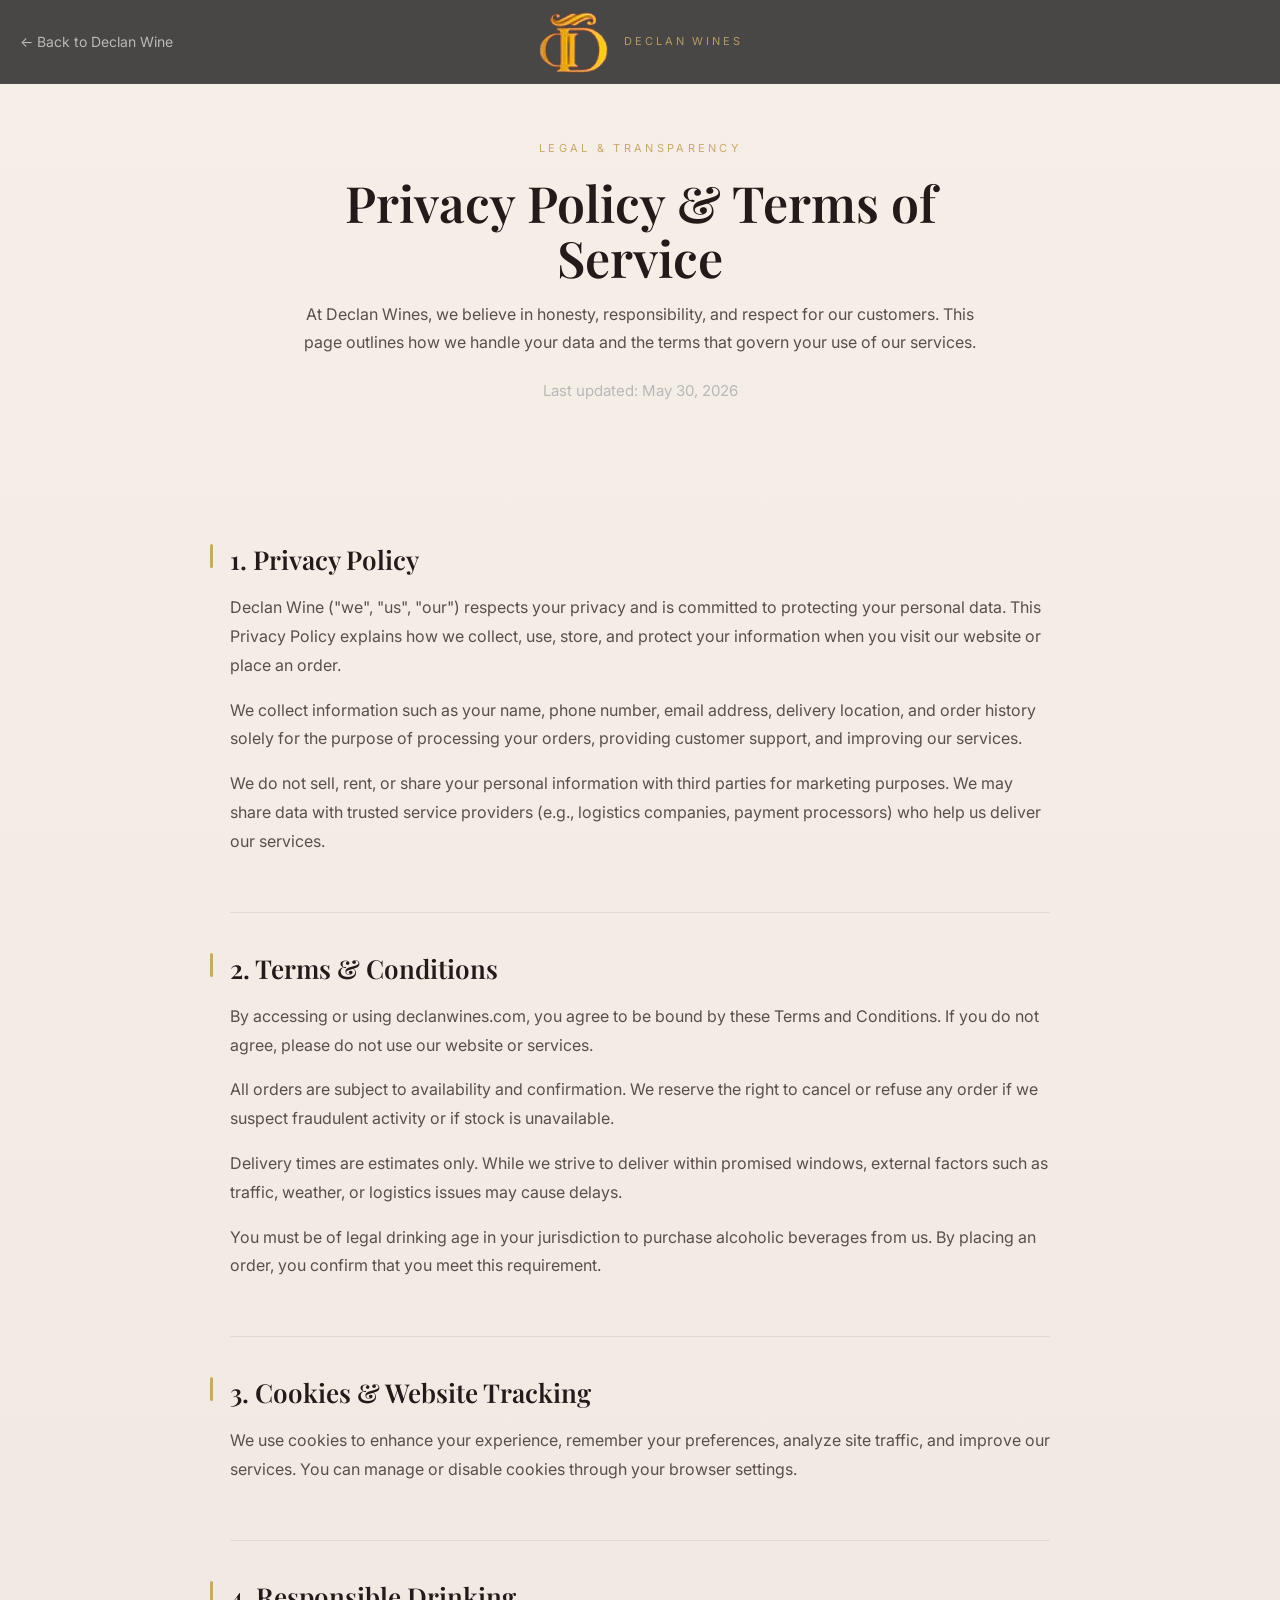
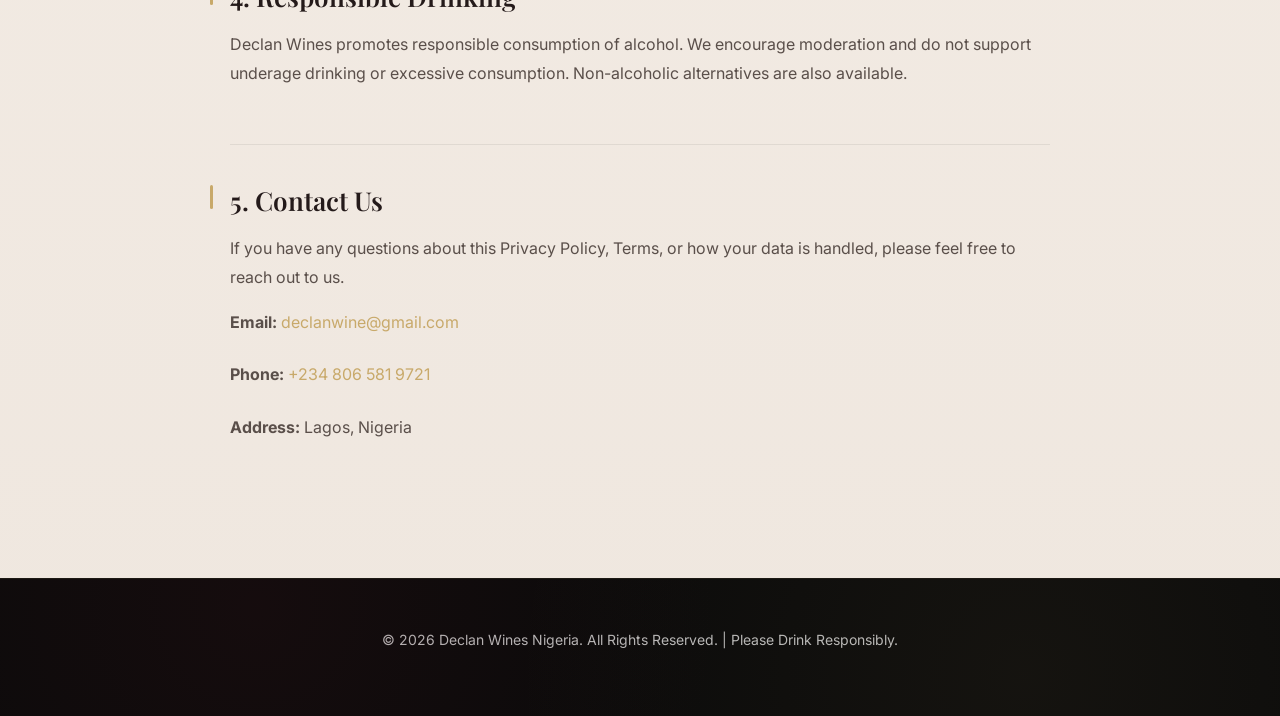
<file: legal.html>
<!DOCTYPE html>
<html lang="en-NG">
<head>
  <meta charset="UTF-8">
  <meta name="viewport" content="width=device-width, initial-scale=1.0">
  <meta name="theme-color" content="#0F0F0F">

  <title>Privacy Policy & Terms of Service | Declan Wines Nigeria</title>
  <meta name="description" content="Declan Wines Privacy Policy and Terms & Conditions. Learn how we collect, use, and protect your personal information while delivering premium wines across Nigeria. Last updated May 2026.">

  <meta name="robots" content="index, follow">
  <link rel="canonical" href="https://www.declanwines.com/legal.html">

  <!-- Open Graph -->
  <meta property="og:title" content="Privacy Policy & Terms of Service | Declan Wines Nigeria">
  <meta property="og:description" content="Our commitment to transparency, data protection, and responsible service.">
  <meta property="og:image" content="https://www.declanwines.com/image/hero.jpg">
  <meta property="og:url" content="https://www.declanwines.com/legal.html">

  <link rel="icon" href="image/logo.png">
  <link href="https://fonts.googleapis.com/css2?family=Inter:wght@300;400;500;600&family=Playfair+Display:wght@600;700&display=swap" rel="stylesheet">

  <link href="https://cdn.jsdelivr.net/npm/bootstrap@5.3.0/dist/css/bootstrap.min.css" rel="stylesheet">
  <link rel="stylesheet" href="https://cdnjs.cloudflare.com/ajax/libs/font-awesome/6.5.0/css/all.min.css">
  <link rel="stylesheet" href="style/legal.css">

  <script type="application/ld+json">
{
  "@context":"https://schema.org",
  "@type":"Organization",
  "name":"Declan Wines",
  "url":"https://www.declanwines.com",
  "logo":"https://www.declanwines.com/image/logo.png",
  "email":"declanwine@gmail.com",
  "telephone":"+2348065819721",
  "address":{
    "@type":"PostalAddress",
    "addressLocality":"Lagos",
    "addressCountry":"Nigeria"
  }
}
</script>
</head>

<body>

<main class="legal-page">

  <header class="header" id="header">
    <a href="index.html" class="back-link">← Back <span>to Declan Wine</span></a>
    <div class="logo">
      <a href="index.html">
        <img src="image/logo.png" alt="Declan Wines">
      </a>
      <span class="tagline">Declan Wines</span>
    </div>
  </header>

  <section class="legal-hero">
    <p class="legal-eyebrow">Legal & Transparency</p>
    <h1>Privacy Policy & Terms of Service</h1>
    <p class="legal-intro">
      At Declan Wines, we believe in honesty, responsibility, and respect for our customers. 
      This page outlines how we handle your data and the terms that govern your use of our services.
    </p>
    <p class="last-updated">Last updated: May 30, 2026</p>
  </section>

  <section class="legal-content">

    <article class="legal-block">
      <h2>1. Privacy Policy</h2>
      <p>
        Declan Wine ("we", "us", "our") respects your privacy and is committed to protecting your personal data. 
        This Privacy Policy explains how we collect, use, store, and protect your information when you visit our website or place an order.
      </p>
      <p>
        We collect information such as your name, phone number, email address, delivery location, and order history 
        solely for the purpose of processing your orders, providing customer support, and improving our services.
      </p>
      <p>
        We do not sell, rent, or share your personal information with third parties for marketing purposes. 
        We may share data with trusted service providers (e.g., logistics companies, payment processors) who help us deliver our services.
      </p>
    </article>

    <article class="legal-block">
      <h2>2. Terms & Conditions</h2>
      <p>
        By accessing or using declanwines.com, you agree to be bound by these Terms and Conditions. 
        If you do not agree, please do not use our website or services.
      </p>
      <p>
        All orders are subject to availability and confirmation. We reserve the right to cancel or refuse any order 
        if we suspect fraudulent activity or if stock is unavailable.
      </p>
      <p>
        Delivery times are estimates only. While we strive to deliver within promised windows, external factors 
        such as traffic, weather, or logistics issues may cause delays.
      </p>
      <p>
        You must be of legal drinking age in your jurisdiction to purchase alcoholic beverages from us. 
        By placing an order, you confirm that you meet this requirement.
      </p>
    </article>

    <article class="legal-block">
      <h2>3. Cookies & Website Tracking</h2>
      <p>
        We use cookies to enhance your experience, remember your preferences, analyze site traffic, 
        and improve our services. You can manage or disable cookies through your browser settings.
      </p>
    </article>

    <article class="legal-block">
      <h2>4. Responsible Drinking</h2>
      <p>
        Declan Wines promotes responsible consumption of alcohol. We encourage moderation and do not support 
        underage drinking or excessive consumption. Non-alcoholic alternatives are also available.
      </p>
    </article>

    <article class="legal-block">
      <h2>5. Contact Us</h2>
      <p>
        If you have any questions about this Privacy Policy, Terms, or how your data is handled, 
        please feel free to reach out to us.
      </p>
      <div class="legal-contact">
        <p><strong>Email:</strong> <a href="mailto:declanwine@gmail.com">declanwine@gmail.com</a></p>
        <p><strong>Phone:</strong> <a href="tel:+2348065819721">+234 806 581 9721</a></p>
        <p><strong>Address:</strong> Lagos, Nigeria</p>
      </div>
    </article>

  </section>

  <footer class="legal-footer">
    <p>© 2026 Declan Wines Nigeria. All Rights Reserved. | Please Drink Responsibly.</p>
  </footer>

</main>

<script defer src="https://cdn.jsdelivr.net/npm/bootstrap@5.3.0/dist/js/bootstrap.bundle.min.js"></script>
<script>
  window.addEventListener("scroll", () => {
  const header = document.getElementById("header");

  if (header) {
    header.classList.toggle("scrolled", window.scrollY > 50);
  }
});
</script>

</body>
</html>
</file>
<file: style/legal.css>
:root {
  /* BACKGROUNDS */
  --bg-main: #0F0F0F;
  --bg-footer: #0A0A0A;
  --bg-section: #efe7df;
  --bg-warm: #f6efe8;

  /* TEXT */
  --text-main: #EAEAEA;
  --text-secondary: #B8B8B8;
  --text-dark: #241a1a;
  --text-muted: #5a4f4a;
  --accent-burgundy: #5A0000;

  /* ACCENTS */
  --accent-wine: #7A1E2C;
  --accent-gold: #c8a96a;

  /* UI */
  --radius-md: 14px;
  --border: rgba(36,26,26,0.08);

  --shadow-soft: 0 10px 30px rgba(0,0,0,0.08);
}


/* =========================================================
   GLOBAL
========================================================= */

*{
  margin:0;
  padding:0;
  box-sizing:border-box;
}

html{
  scroll-behavior:smooth;
}

body{
  font-family:"Inter", sans-serif;
  background:var(--bg-section);
}


/* ==================== PAGE WRAPPER ======================= */

.legal-page{
  min-height:100vh;
  display:flex;
  flex-direction:column;

  background:
  linear-gradient(
    to bottom,
    #f6efe8,
    #efe7df
  );
}


/* =================== HEADER ========================= */

.header{
  position:fixed;
  top:0;
  left:0;
  width:100%;
  height:84px;
  display: flex;
  align-items: center;
  z-index:100;
  background:rgba(15,15,15,.75);
  backdrop-filter:blur(28px);
  -webkit-backdrop-filter:blur(28px);
  border-bottom:
  1px solid rgba(200,169,106,.08);
  transition:
  background .35s ease,
  height .35s ease,
  border-color .35s ease,
  box-shadow .35s ease;
  opacity:0;
  transform:translateY(-18px);
  animation:navReveal .9s ease forwards;
}

@keyframes navReveal{
  to{
    opacity:1;
    transform:translateY(0);
  }
}

.header.scrolled{
  height:72px;
  background:rgba(15,15,15,.92);
  border-bottom:
  1px solid rgba(200,169,106,.16);
  box-shadow:
  0 10px 40px rgba(0,0,0,.18);
}

.header .logo{
  position:absolute;
  left:50%;
  top:50%;
  transform:
  translate(-50%, -50%);
  display:flex;
  align-items:center;
  gap:14px;
}

.header .logo img{
  height:68px;
  width:auto;
  display:block;
  transition:.35s ease;
}

.header.scrolled .logo img{
  height:58px;
}

.header .tagline{
  margin:0;
  font-size:11px;
  line-height:1;
  letter-spacing:.26em;
  text-transform:uppercase;
  color:
  rgba(200,169,106,.85);
  white-space:nowrap
}

.back-link{
  font-size:14px;
  color:var(--text-secondary);
  text-decoration:none;
  transition:.3s ease;
  padding-left: 20px;
}

.back-link:hover{
  color:var(--accent-gold);
}


/* =========== HERO =============== */

.legal-hero{
  max-width:800px;
  margin:auto;
  text-align:center;
  padding:
  140px 20px 40px;
}

.legal-eyebrow{
  font-size:11px;
  letter-spacing:.3em;
  text-transform:uppercase;
  color:var(--accent-gold);
  margin-bottom:18px;
}

.legal-hero h1{
  font-family:
  "Playfair Display",
  serif;
  font-size:50px;
  font-weight:600;
  line-height:1.1;
  color:var(--text-dark);
  margin-bottom:15px;
}

.legal-intro{
  max-width:680px;
  margin:auto;
  color:var(--text-muted);
  font-size:16px;
  line-height:1.8;
}

.last-updated{
  color:var(--text-secondary);
  font-size:15px;
  line-height:1.8;
  margin: 20px 0;
}


/* ================== CONTENT ======================== */

.legal-content{
  max-width:860px;
  margin:auto;
  width:100%;
  padding: 40px 20px 80px;

}

.legal-block{
  position:relative;
  padding:40px 0;
  border-top:
  1px solid var(--border);
}

.legal-block:first-child{
  border-top:none;
}

.legal-block h2::before{
  content:"";
  position:absolute;
  left:-20px;
  width:3px;
  height:24px;
  background:
  var(--accent-gold);
  border-radius:999px;
}

.legal-block h2{
  font-family:
  "Playfair Display",
  serif;
  font-size:26px;
  display: flex;
  align-items: flex-start;
  font-weight:600;
  color:var(--text-dark);
  margin-bottom:18px;
}

.legal-block p{
  font-size:16px;
  line-height:1.8;
  color:var(--text-muted);
  margin-bottom:16px;
}

.legal-contact{
  display:flex;
  flex-direction:column;
  gap:8px;
}

.legal-contact a{
  color:var(--accent-gold);
  text-decoration:none;
  transition:.3s ease;
}

.legal-contact a:hover{
  color:#a8894f;
}

.legal-footer{
  margin-top:auto;
  background:var(--bg-footer);
  text-align:center;
  padding:50px 20px;
  color:var(--text-secondary);
  font-size:14px;
  border-top:
  1px solid rgba(200,169,106,.10);
  position:relative;
  overflow:hidden;
}

.legal-footer::before{
  content:"";
  position:absolute;
  inset:0;
  background:
  radial-gradient(
    circle at 20% 20%,
    rgba(120,30,45,.10),
    transparent 45%
  ),
  radial-gradient(
    circle at 80% 70%,
    rgba(200,169,106,.06),
    transparent 50%
  );
  pointer-events:none;
}


/* =========================================================
   992px and below
========================================================= */

@media (max-width: 992px){
  .legal-hero{
    max-width:700px;
    padding:130px 30px 20px;
  }

  .legal-hero h1{
    font-size:44px;
  }

  .legal-intro{
    font-size:15px;
    max-width:600px;
  }

  .legal-content{
    max-width:760px;
    padding:30px 30px 70px;
  }

  .legal-block h2{
    font-size:24px;
  }

  .legal-block p{
    font-size:15px;
  }

  .header .logo img{
    height:62px;
  }

  .header.scrolled .logo img{
    height:52px;
  }

  .header .tagline{
    font-size:10px;
    letter-spacing:.18em;
  }

}


/* =========================================================
   768px and below
========================================================= */

@media (max-width:768px){

  .header{
    height:78px;
  }

  .header.scrolled{
    height:68px;
  }

  .header .logo{
    right:20px;
    left:auto;
    transform:
    translateY(-50%);
    top:50%;
  }

  .header .logo img{
    height:56px;
  }

  .header.scrolled .logo img{
    height:48px;
  }

  .header .tagline{
    display:none;
  }

  .back-link{
    font-size:14px;
    padding-left:20px;
  }

  .back-link span{
    display: none;
  }

  .legal-hero{
    padding:120px 24px 20px;
  }

  .legal-eyebrow{
    font-size:10px;
  }

  .legal-hero h1{
    font-size:38px;
  }

  .legal-intro{
    font-size:15px;
    line-height:1.76;
    max-width: 85vw;
  }

  .last-updated{
    font-size:14.55px;
    margin: 20px 0;
  }

  .legal-content{
    padding:25px 24px 60px;
    max-width: 85vw;
  }

  .legal-block{
    padding:32px 0;
  }

  .legal-block::before{
    left:-10px;
    height:20px;
  }

  .legal-block h2{
    font-size:22px;
  }

  .legal-block p{
    font-size:15px;
    line-height:1.75;
  }

  .legal-footer{
    padding:40px 24px;
  }

}


/* =========================================================
   600px and below
========================================================= */

@media (max-width:600px){
  .header{
    height:74px;
  }

  .header.scrolled{
    height:64px;
  }

  .header .logo img{
    height:50px;
  }

  .header.scrolled .logo img{
    height:44px;
  }

  .legal-hero{
    padding:110px 20px 25px;
  }

  .legal-hero h1{
    font-size:34px;
    line-height:1.15;
  }

  .legal-intro{
    font-size:14.5px;
  }

  .legal-content{
    padding:20px 20px 50px;
  }

  .legal-block h2{
    font-size:20px;
  }

  .legal-block p{
    font-size:14.5px;
  }

  .legal-footer{
    font-size:13px;
  }

}


/* =========================================================
   480px and below
========================================================= */

@media (max-width:480px){

  .back-link{
    padding-left:16px;
  }

  .header .logo{
    right:16px;
  }

  .header .logo img{
    height:46px;
  }

  .header.scrolled .logo img{
    height:40px;
  }

  .legal-hero h1{
    font-size:30px;
  }

  .legal-intro{
    font-size:14px;
  }

  .legal-block h2{
    font-size:19px;
  }

  .legal-block p{
    font-size:14px;
    line-height:1.75;
  }

  .legal-footer{
    padding:36px 18px;
  }

}


/* =========================================================
   400px and below
========================================================= */

@media (max-width:400px){

  .header .logo img{
    height:42px;
  }

  .header.scrolled .logo img{
    height:36px;
  }

  .legal-hero{
    padding:105px 16px 20px;
  }

  .legal-eyebrow{
    font-size:9px;
  }

  .legal-block h2{
    font-size:18px;
  }

  .legal-block p{
    font-size:13.5px;
  }

}
</file>
